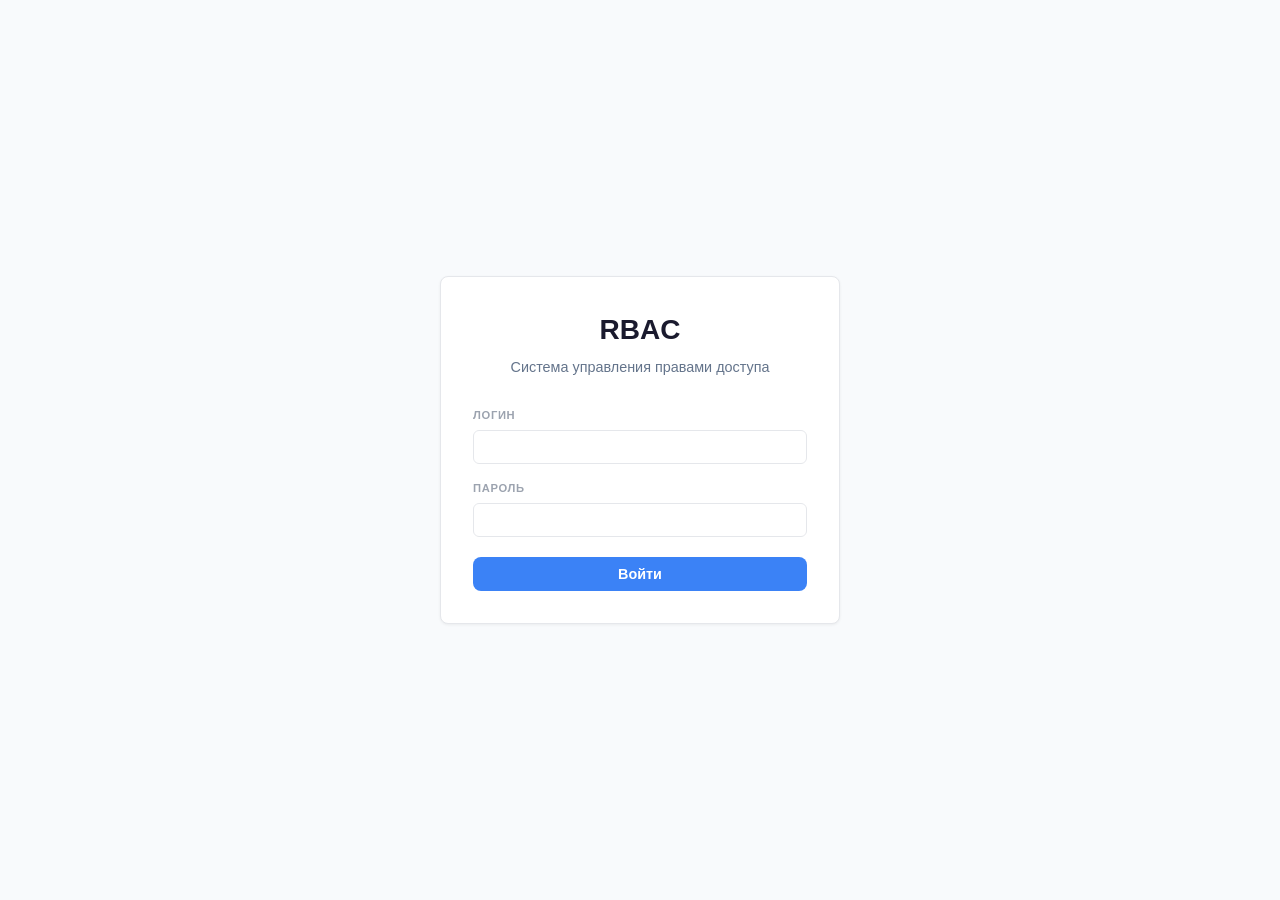
<file: frontend/index.html>
<!DOCTYPE html>
<html lang="ru">
<head>
  <meta charset="UTF-8">
  <meta http-equiv="refresh" content="0;url=login.html">
  <title>RBAC</title>
</head>
<body>
  <p><a href="login.html">Перейти ко входу</a></p>
</body>
</html>
</file>
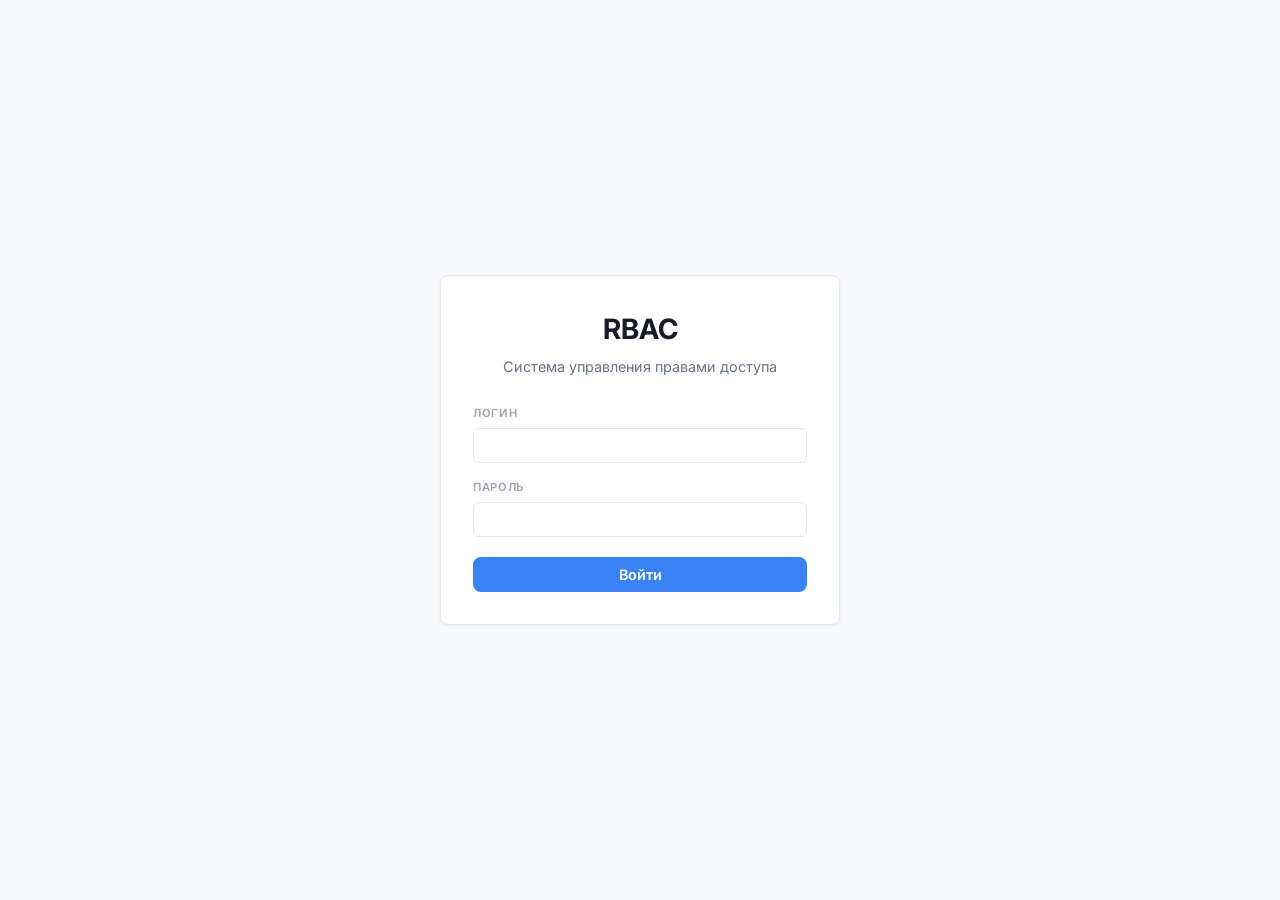
<file: frontend/login.html>
<!DOCTYPE html>
<html lang="ru">
<head>
  <meta charset="UTF-8">
  <meta name="viewport" content="width=device-width, initial-scale=1.0">
  <title>RBAC — Вход</title>
  <link rel="preconnect" href="https://fonts.googleapis.com">
  <link rel="preconnect" href="https://fonts.gstatic.com" crossorigin>
  <link href="https://fonts.googleapis.com/css2?family=Inter:wght@400;500;600;700&display=swap" rel="stylesheet">
  <link rel="stylesheet" href="css/styles.css">
</head>
<body class="login-page">
  <main class="login-card card">
    <div class="login-card__header">
      <h1 class="login-card__title">RBAC</h1>
      <p class="login-card__subtitle">Система управления правами доступа</p>
    </div>

    <form class="login-form" id="login-form" novalidate>
      <div class="login-field">
        <label class="login-field__label" for="login">Логин</label>
        <input class="input" type="text" id="login" name="login" autocomplete="username" required>
      </div>

      <div class="login-field">
        <label class="login-field__label" for="password">Пароль</label>
        <input class="input" type="password" id="password" name="password" autocomplete="current-password" required>
      </div>

      <p class="login-form__error" id="login-error" hidden></p>

      <button type="submit" class="btn btn--primary login-form__submit" id="login-btn">
        Войти
      </button>
    </form>
  </main>

  <script type="module" src="js/login.js"></script>
</body>
</html>
</file>
<file: frontend/css/styles.css>
*,
*::before,
*::after {
  box-sizing: border-box;
  margin: 0;
  padding: 0;
}

:root {
  --color-bg: #ffffff;
  --color-text: #1a1a2e;
  --color-text-muted: #9ca3af;
  --color-border: #e5e7eb;
  --color-primary: #3b82f6;
  --color-primary-hover: #2563eb;
  --color-success: #22c55e;
  --color-danger: #ef4444;
  --color-info-bg: #eff6ff;
  --color-info-text: #1e40af;
  --font-family: 'Inter', -apple-system, BlinkMacSystemFont, 'Segoe UI', Roboto, sans-serif;
  --radius: 8px;
  --shadow: 0 1px 3px rgba(0, 0, 0, 0.06);
}

html {
  font-size: 16px;
}

body {
  font-family: var(--font-family);
  background: #f8fafc;
  color: var(--color-text);
  line-height: 1.5;
  min-height: 100vh;
}

/* ── Layout ── */

.app-header {
  background: var(--color-bg);
  border-bottom: 1px solid var(--color-border);
  padding: 0 2rem;
  position: sticky;
  top: 0;
  z-index: 100;
}

.app-header__inner {
  max-width: 1100px;
  margin: 0 auto;
  display: flex;
  align-items: center;
  justify-content: space-between;
  height: 56px;
}

.app-logo {
  font-weight: 700;
  font-size: 1.1rem;
  color: var(--color-text);
  text-decoration: none;
  letter-spacing: 0.02em;
}

.app-nav {
  display: flex;
  gap: 0.25rem;
}

.app-nav__link {
  padding: 0.4rem 0.85rem;
  border-radius: 6px;
  text-decoration: none;
  color: #64748b;
  font-size: 0.9rem;
  font-weight: 500;
  transition: background 0.15s, color 0.15s;
}

.app-nav__link:hover {
  background: #f1f5f9;
  color: var(--color-text);
}

.app-nav__link--active {
  background: #eff6ff;
  color: var(--color-primary);
}

.app-main {
  max-width: 1100px;
  margin: 0 auto;
  padding: 2rem;
}

/* ── Page header ── */

.page-header {
  display: flex;
  align-items: center;
  justify-content: space-between;
  margin-bottom: 1.75rem;
}

.page-title {
  font-size: 1.5rem;
  font-weight: 700;
  color: var(--color-text);
}

/* ── Buttons ── */

.btn {
  display: inline-flex;
  align-items: center;
  gap: 0.4rem;
  padding: 0.55rem 1.25rem;
  border: none;
  border-radius: var(--radius);
  font-family: inherit;
  font-size: 0.9rem;
  font-weight: 600;
  cursor: pointer;
  transition: background 0.15s, opacity 0.15s;
}

.btn:disabled {
  opacity: 0.55;
  cursor: not-allowed;
}

.btn--primary {
  background: var(--color-primary);
  color: #fff;
}

.btn--primary:hover:not(:disabled) {
  background: var(--color-primary-hover);
}

.btn--secondary {
  background: #f1f5f9;
  color: var(--color-text);
  border: 1px solid var(--color-border);
}

.btn--secondary:hover:not(:disabled) {
  background: #e2e8f0;
}

.btn--danger {
  background: #fef2f2;
  color: var(--color-danger);
  border: 1px solid #fecaca;
}

.btn--sm {
  padding: 0.3rem 0.7rem;
  font-size: 0.8rem;
}

/* ── Card ── */

.card {
  background: var(--color-bg);
  border-radius: var(--radius);
  box-shadow: var(--shadow);
  border: 1px solid var(--color-border);
  overflow: hidden;
}

/* ── Matrix table ── */

.matrix-table {
  width: 100%;
  border-collapse: collapse;
}

.matrix-table thead th {
  padding: 0.85rem 1.25rem;
  text-align: center;
  font-size: 0.7rem;
  font-weight: 600;
  letter-spacing: 0.06em;
  text-transform: uppercase;
  color: var(--color-text-muted);
  border-bottom: 1px solid var(--color-border);
}

.matrix-table thead th:first-child {
  text-align: left;
}

.matrix-table tbody tr {
  border-bottom: 1px solid var(--color-border);
}

.matrix-table tbody tr:last-child {
  border-bottom: none;
}

.matrix-table tbody td {
  padding: 1rem 1.25rem;
  text-align: center;
  vertical-align: middle;
}

.matrix-table tbody td:first-child {
  text-align: left;
  font-weight: 600;
  font-size: 0.95rem;
}

.matrix-cell {
  display: inline-flex;
  align-items: center;
  justify-content: center;
  gap: 0.3rem;
  min-width: 72px;
  padding: 0.35rem 0.5rem;
  border-radius: 6px;
  cursor: pointer;
  user-select: none;
  transition: background 0.12s;
  font-size: 0.95rem;
}

.matrix-cell:hover {
  background: #f8fafc;
}

.matrix-cell--allow {
  color: var(--color-success);
}

.matrix-cell--deny {
  color: var(--color-danger);
}

.matrix-cell--inherit {
  color: #64748b;
}

.matrix-cell__label {
  font-size: 0.75rem;
  font-weight: 500;
}

.matrix-cell--deny .matrix-cell__label {
  color: var(--color-danger);
}

/* ── Info banner ── */

.info-banner {
  margin-top: 1.25rem;
  padding: 0.85rem 1.25rem;
  background: var(--color-info-bg);
  border-radius: var(--radius);
  color: var(--color-info-text);
  font-size: 0.875rem;
  line-height: 1.6;
}

/* ── Users table ── */

.users-toolbar {
  display: flex;
  flex-wrap: wrap;
  gap: 0.75rem;
  align-items: center;
  padding: 1rem 1.25rem;
  border-bottom: 1px solid var(--color-border);
  background: #fafbfc;
}

.users-toolbar__search {
  flex: 1;
  min-width: 180px;
}

.input,
.select {
  width: 100%;
  padding: 0.5rem 0.75rem;
  border: 1px solid var(--color-border);
  border-radius: 6px;
  font-family: inherit;
  font-size: 0.875rem;
  color: var(--color-text);
  background: var(--color-bg);
  outline: none;
  transition: border-color 0.15s;
}

.input:focus,
.select:focus {
  border-color: var(--color-primary);
}

.select--auto {
  width: auto;
  min-width: 140px;
}

.data-table {
  width: 100%;
  border-collapse: collapse;
}

.data-table thead th {
  padding: 0.75rem 1.25rem;
  text-align: left;
  font-size: 0.7rem;
  font-weight: 600;
  letter-spacing: 0.06em;
  text-transform: uppercase;
  color: var(--color-text-muted);
  border-bottom: 1px solid var(--color-border);
  white-space: nowrap;
}

.data-table thead th.sortable {
  cursor: pointer;
}

.data-table thead th.sortable:hover {
  color: var(--color-text);
}

.data-table thead th .sort-icon {
  margin-left: 0.25rem;
  opacity: 0.4;
}

.data-table thead th.sorted .sort-icon {
  opacity: 1;
  color: var(--color-primary);
}

.data-table tbody tr {
  border-bottom: 1px solid var(--color-border);
  transition: background 0.1s;
}

.data-table tbody tr:hover {
  background: #f8fafc;
}

.data-table--clickable tbody tr {
  cursor: pointer;
}

.data-table tbody tr:last-child {
  border-bottom: none;
}

.data-table tbody td {
  padding: 0.85rem 1.25rem;
  font-size: 0.9rem;
  vertical-align: middle;
}

.data-table tbody td:first-child {
  font-weight: 600;
}

/* ── Status badge ── */

.badge {
  display: inline-block;
  padding: 0.2rem 0.6rem;
  border-radius: 999px;
  font-size: 0.75rem;
  font-weight: 600;
}

.badge--active {
  background: #dcfce7;
  color: #166534;
}

.badge--blocked {
  background: #fef2f2;
  color: #991b1b;
}

.badge--inactive {
  background: #f1f5f9;
  color: #64748b;
}

/* ── Role chips ── */

.role-chips {
  display: flex;
  flex-wrap: wrap;
  gap: 0.35rem;
}

.role-chip {
  display: inline-block;
  padding: 0.15rem 0.55rem;
  background: #eff6ff;
  color: #1d4ed8;
  border-radius: 4px;
  font-size: 0.75rem;
  font-weight: 500;
}

/* ── Pagination ── */

.pagination {
  display: flex;
  align-items: center;
  justify-content: space-between;
  padding: 0.85rem 1.25rem;
  border-top: 1px solid var(--color-border);
  font-size: 0.85rem;
  color: #64748b;
}

.pagination__controls {
  display: flex;
  gap: 0.35rem;
}

/* ── States ── */

.state-loading,
.state-empty,
.state-error {
  padding: 3rem 2rem;
  text-align: center;
  color: #64748b;
}

.state-loading__spinner {
  width: 32px;
  height: 32px;
  border: 3px solid var(--color-border);
  border-top-color: var(--color-primary);
  border-radius: 50%;
  animation: spin 0.7s linear infinite;
  margin: 0 auto 1rem;
}

@keyframes spin {
  to { transform: rotate(360deg); }
}

.state-empty__title {
  font-weight: 600;
  color: var(--color-text);
  margin-bottom: 0.35rem;
}

/* ── Toast ── */

.toast-container {
  position: fixed;
  bottom: 1.5rem;
  right: 1.5rem;
  z-index: 999;
  display: flex;
  flex-direction: column;
  gap: 0.5rem;
}

.toast {
  padding: 0.75rem 1.25rem;
  border-radius: var(--radius);
  font-size: 0.875rem;
  font-weight: 500;
  box-shadow: 0 4px 12px rgba(0, 0, 0, 0.12);
  animation: slideIn 0.25s ease;
}

.toast--success {
  background: #166534;
  color: #fff;
}

.toast--error {
  background: #991b1b;
  color: #fff;
}

.toast--info {
  background: #1e40af;
  color: #fff;
}

@keyframes slideIn {
  from { transform: translateX(100%); opacity: 0; }
  to { transform: translateX(0); opacity: 1; }
}

/* ── Audit page filters ── */

.filters-row {
  display: flex;
  flex-wrap: wrap;
  gap: 1rem;
  padding: 1rem 1.25rem;
  border-bottom: 1px solid var(--color-border);
  background: #fafbfc;
}

.filter-group {
  display: flex;
  flex-direction: column;
  gap: 0.3rem;
}

.filter-group__label {
  font-size: 0.7rem;
  font-weight: 600;
  letter-spacing: 0.06em;
  text-transform: uppercase;
  color: var(--color-text-muted);
}

.result-badge {
  display: inline-block;
  padding: 0.2rem 0.6rem;
  border-radius: 4px;
  font-size: 0.8rem;
  font-weight: 500;
}

.result-badge--allowed {
  background: #dcfce7;
  color: #166534;
}

.result-badge--denied {
  background: #fef2f2;
  color: #991b1b;
}

/* ── User detail modal ── */

.modal-overlay {
  position: fixed;
  inset: 0;
  background: rgba(0, 0, 0, 0.4);
  display: flex;
  align-items: center;
  justify-content: center;
  z-index: 200;
  padding: 1rem;
}

.modal-overlay[hidden] {
  display: none;
}

.modal {
  background: var(--color-bg);
  border-radius: var(--radius);
  box-shadow: 0 8px 32px rgba(0, 0, 0, 0.15);
  width: 100%;
  max-width: 560px;
  max-height: 90vh;
  overflow-y: auto;
}

.modal__header {
  display: flex;
  align-items: center;
  justify-content: space-between;
  padding: 1.25rem 1.5rem;
  border-bottom: 1px solid var(--color-border);
}

.modal__title {
  font-size: 1.1rem;
  font-weight: 700;
}

.modal__close {
  background: none;
  border: none;
  font-size: 1.4rem;
  cursor: pointer;
  color: #94a3b8;
  line-height: 1;
  padding: 0.25rem;
}

.modal__close:hover {
  color: var(--color-text);
}

.modal__body {
  padding: 1.5rem;
}

.modal__section {
  margin-bottom: 1.25rem;
}

.modal__section-title {
  font-size: 0.7rem;
  font-weight: 600;
  letter-spacing: 0.06em;
  text-transform: uppercase;
  color: var(--color-text-muted);
  margin-bottom: 0.5rem;
}

.effective-rights {
  list-style: none;
}

.effective-rights li {
  display: flex;
  align-items: center;
  justify-content: space-between;
  padding: 0.6rem 0;
  border-bottom: 1px solid var(--color-border);
  font-size: 0.9rem;
}

.effective-rights li:last-child {
  border-bottom: none;
}

.effective-rights__status--allowed {
  color: var(--color-success);
  font-weight: 500;
}

.effective-rights__status--denied {
  color: var(--color-danger);
  font-weight: 500;
}

.effective-rights__via {
  font-size: 0.8rem;
  color: #64748b;
}

/* ── Actions row ── */

.actions-cell {
  display: flex;
  gap: 0.35rem;
}

/* ── User detail page ── */

.back-link {
  display: inline-block;
  margin-bottom: 1.25rem;
  color: #64748b;
  text-decoration: none;
  font-size: 0.9rem;
  font-weight: 500;
}

.back-link:hover {
  color: var(--color-primary);
}

.user-page {
  display: grid;
  grid-template-columns: 1fr 1.1fr;
  gap: 1.5rem;
  align-items: start;
}

.user-page__title {
  font-size: 1.5rem;
  font-weight: 700;
  margin-bottom: 1.5rem;
}

.user-page__section-title {
  font-size: 1.1rem;
  font-weight: 700;
  padding: 1.25rem 1.25rem 0;
}

.user-field {
  margin-bottom: 1.25rem;
}

.user-field__label {
  display: block;
  font-size: 0.7rem;
  font-weight: 600;
  letter-spacing: 0.06em;
  text-transform: uppercase;
  color: var(--color-text-muted);
  margin-bottom: 0.4rem;
}

.role-chips--assigned {
  display: flex;
  flex-wrap: wrap;
  align-items: center;
  gap: 0.5rem;
}

.role-chip--assigned {
  cursor: pointer;
  border: none;
  font-family: inherit;
}

.role-chip--assigned:hover {
  background: #dbeafe;
}

.role-chip--add {
  background: var(--color-bg);
  color: #64748b;
  border: 1px dashed var(--color-border);
  cursor: pointer;
  font-family: inherit;
  font-size: 0.75rem;
  font-weight: 500;
  padding: 0.15rem 0.55rem;
  border-radius: 4px;
}

.role-chip--add:hover {
  border-color: var(--color-primary);
  color: var(--color-primary);
}

.role-chips__empty {
  color: #94a3b8;
  font-size: 0.85rem;
}

.add-role {
  width: 100%;
}

.inheritance-notes {
  margin-bottom: 1rem;
}

.inheritance-note {
  display: flex;
  align-items: center;
  gap: 0.5rem;
  font-size: 0.875rem;
  color: #475569;
  margin-bottom: 0.35rem;
  cursor: default;
}

.inheritance-note input {
  accent-color: var(--color-primary);
}

.conflict-alert {
  padding: 0.85rem 1rem;
  background: #fff7ed;
  border: 1px solid #fed7aa;
  border-radius: var(--radius);
  color: #9a3412;
  font-size: 0.875rem;
  line-height: 1.5;
  margin-bottom: 1.25rem;
}

.btn--outline {
  background: var(--color-bg);
  color: var(--color-primary);
  border: 1px solid var(--color-primary);
}

.btn--outline:hover:not(:disabled) {
  background: #eff6ff;
}

.effective-cards {
  padding: 0.75rem 1.25rem 1.25rem;
  display: flex;
  flex-direction: column;
  gap: 0.65rem;
}

.effective-card {
  display: flex;
  align-items: center;
  justify-content: space-between;
  gap: 1rem;
  padding: 0.85rem 1rem;
  border: 1px solid var(--color-border);
  border-radius: var(--radius);
  background: #fafbfc;
}

.effective-card__name {
  font-weight: 600;
  font-size: 0.9rem;
}

.effective-card__via {
  font-size: 0.8rem;
  color: #64748b;
  margin-top: 0.15rem;
}

.effective-card__status {
  font-size: 0.8rem;
  font-weight: 600;
  white-space: nowrap;
  padding: 0.2rem 0.55rem;
  border-radius: 4px;
}

.effective-card__status--allowed {
  background: #dcfce7;
  color: #166534;
}

.effective-card__status--denied {
  background: #fee2e2;
  color: #991b1b;
}

.effective-card__status--none {
  background: #f1f5f9;
  color: #64748b;
}

@media (max-width: 800px) {
  .user-page {
    grid-template-columns: 1fr;
  }
}

/* ── Login page ── */

.login-page {
  display: flex;
  align-items: center;
  justify-content: center;
  min-height: 100vh;
  padding: 1.5rem;
  background: #f8fafc;
}

.login-card {
  width: 100%;
  max-width: 400px;
  padding: 2rem;
}

.login-card__header {
  text-align: center;
  margin-bottom: 1.75rem;
}

.login-card__title {
  font-size: 1.75rem;
  font-weight: 700;
  margin-bottom: 0.35rem;
}

.login-card__subtitle {
  font-size: 0.9rem;
  color: #64748b;
}

.login-form {
  display: flex;
  flex-direction: column;
  gap: 1rem;
}

.login-field__label {
  display: block;
  font-size: 0.7rem;
  font-weight: 600;
  letter-spacing: 0.06em;
  text-transform: uppercase;
  color: var(--color-text-muted);
  margin-bottom: 0.4rem;
}

.login-form__submit {
  width: 100%;
  justify-content: center;
  margin-top: 0.25rem;
}

.login-form__error {
  color: var(--color-danger);
  font-size: 0.875rem;
  text-align: center;
}

.login-card__hint {
  margin-top: 1.25rem;
  text-align: center;
  font-size: 0.8rem;
  color: #94a3b8;
}
</file>
